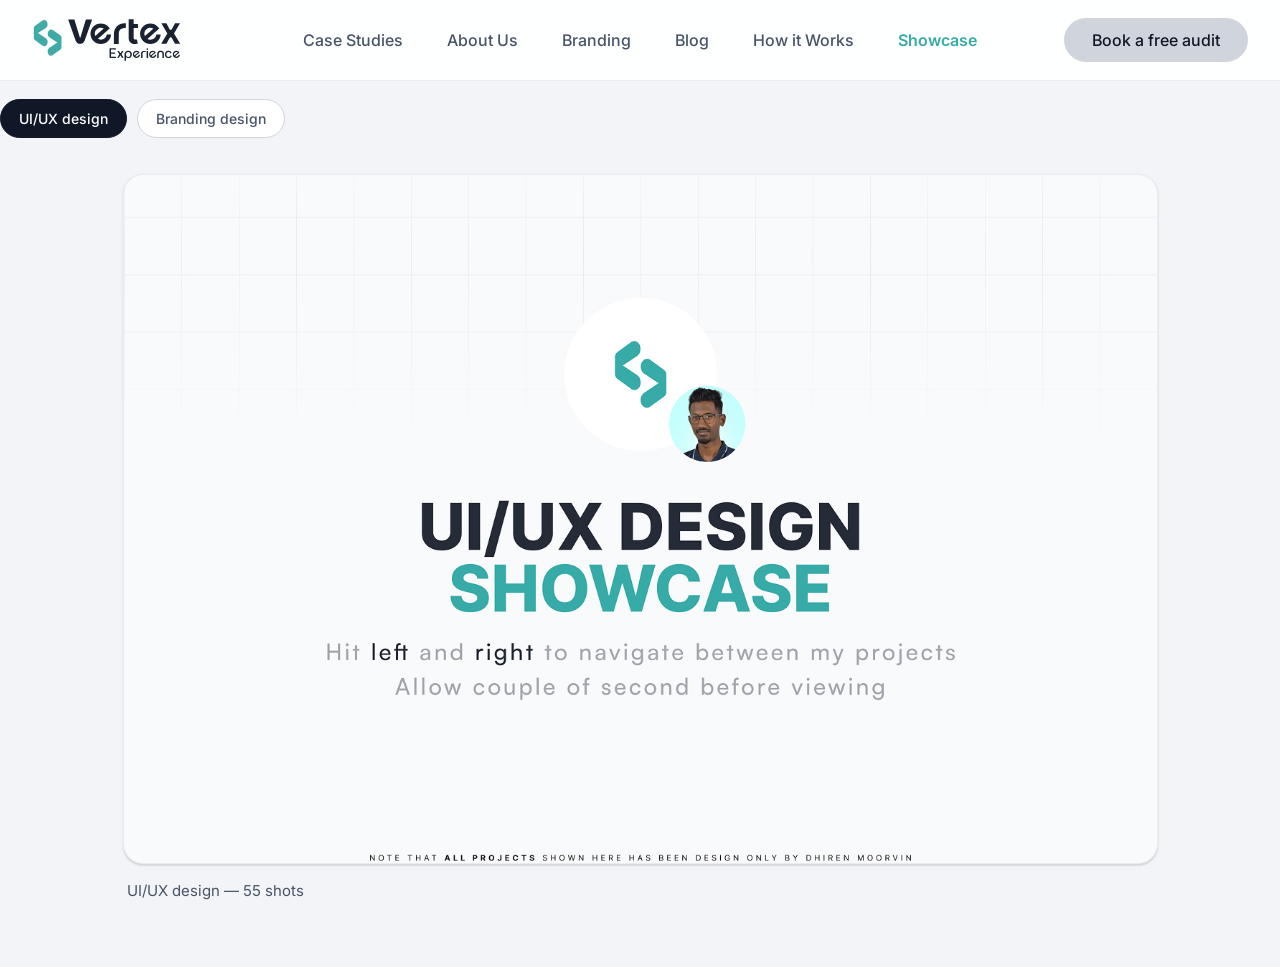
<file: showcase/index.html>
<!DOCTYPE html>
<html lang="en">
<head>
  <meta charset="utf-8">
  <meta name="viewport" content="width=device-width, initial-scale=1">
  <title>Showcase | Vertex Experience</title>
  <script>/* Relative asset paths need a trailing slash on the folder URL. */
    if (!/(\/|\.html)$/.test(location.pathname)) location.replace(location.pathname + "/" + location.search);
  </script>
  <meta name="description" content="Explore the Vertex Experience portfolio — UI/UX, web design, mobile apps and branding projects.">
  <link rel="preconnect" href="https://fonts.googleapis.com">
  <link rel="preconnect" href="https://fonts.gstatic.com" crossorigin>
  <link href="https://fonts.googleapis.com/css2?family=Inter:wght@400;500;600;700;800&display=swap" rel="stylesheet">
  <link rel="stylesheet" href="css/showcase.css">
</head>
<body>

  <header class="topbar" id="topbar">
    <div class="container topbar-inner">
      <a class="logo" href="https://www.vertexexperience.com/" aria-label="Vertex Experience Homepage">
        <img src="images/logo.svg" alt="Vertex Experience">
      </a>
      <nav class="nav-menu-wrap" aria-label="Main navigation">
        <div class="nav-menu-clip">
          <ul class="nav-menu" role="list">
            <li><a class="nav-link" href="https://www.vertexexperience.com/#case-studies">Case Studies</a></li>
            <li><a class="nav-link" href="https://www.vertexexperience.com/#about">About Us</a></li>
            <li><a class="nav-link" href="https://www.vertexexperience.com/branding">Branding</a></li>
            <li><a class="nav-link" href="https://www.vertexexperience.com/blog">Blog</a></li>
            <li><a class="nav-link" href="https://www.vertexexperience.com/#process">How it Works</a></li>
            <li><a class="nav-link is-current" href="./" aria-current="page">Showcase</a></li>
          </ul>
        </div>
      </nav>
      <div class="topbar-actions">
        <a class="btn-cta is-secondary" href="https://www.vertexexperience.com/free-audit"><span>Book a free audit</span></a>
        <button class="nav-toggle" type="button" aria-label="Menu" aria-expanded="false">
          <svg class="icon-open" viewBox="0 0 24 24" fill="none" stroke="currentColor" stroke-width="2" stroke-linecap="round"><path d="M4 8h16M4 16h16"/></svg>
          <svg class="icon-close" viewBox="0 0 24 24" fill="none" stroke="currentColor" stroke-width="2" stroke-linecap="round"><path d="M6 6l12 12M18 6L6 18"/></svg>
        </button>
      </div>
    </div>
  </header>

  <nav class="container filters" id="filters" aria-label="Choose a category">
    <button class="chip is-active" data-filter="UI/UX design">UI/UX design</button>
    <button class="chip" data-filter="Branding design">Branding design</button>
  </nav>

  <main class="container">
    <section class="cover" id="cover">
      <button class="cover-stage" id="cover-stage" aria-label="Browse projects">
        <img id="cover-img" alt="">
        <span class="cover-hint"><span>Browse projects</span></span>
      </button>
      <p class="cover-caption" id="cover-caption"></p>
    </section>
    <section class="shot-grid brand-grid" id="brand-grid" hidden></section>
  </main>

  <script src="js/grid.js"></script>
  <script>
    (function () {
      const topbar = document.getElementById("topbar");
      const toggle = topbar.querySelector(".nav-toggle");
      toggle.addEventListener("click", function () {
        const open = topbar.classList.toggle("nav-open");
        toggle.setAttribute("aria-expanded", open ? "true" : "false");
      });
    })();
  </script>
</body>
</html>
</file>
<file: showcase/css/showcase.css>
/* ============================================================
   Vertex Experience — Showcase
   Design language matched to vertexexperience.com:
   - Headings: Albert Sans (self-hosted, same file as main site)
   - Body: Inter
   - Brand accent #38aba7, primary #101828, body text #475467
   - Pill CTAs with the site's circular fill hover animation
   ============================================================ */

@font-face {
  font-family: Albertsans;
  src: url("../fonts/subset-AlbertSans-VariableFont_wght.woff2") format("woff2");
  font-weight: 100 900;
  font-style: normal;
  font-display: swap;
}

:root {
  /* Brand (from the main site's CSS variables) */
  --brand-accent: #38aba7;
  --brand-accent-light: #38aba733;
  --brand-accent-light-2: #d1f0ef;
  --brand-primary: #101828;

  /* Neutrals (main site gray scale) */
  --gray-50: #f9fafb;
  --gray-200: #eaecf0;
  --gray-300: #d0d5dd;
  --gray-500: #667085;
  --gray-600: #475467;
  --gray-700: #344054;

  --text-body: var(--gray-600);
  --text-heading: var(--brand-primary);
  --success: #12b76a;

  --headings: Albertsans, Georgia, sans-serif;
  --body: Inter, Arial, sans-serif;
  --ls-headings: -0.02em;
}

* { box-sizing: border-box; }

/* Ensure the [hidden] attribute always wins over display:flex/grid
   set on .cover and .brand-grid (used to toggle the two V2 modes). */
[hidden] { display: none !important; }

html { -webkit-text-size-adjust: 100%; }

body {
  margin: 0;
  font-family: var(--body);
  font-size: 1rem;
  line-height: 1.5;
  color: var(--text-body);
  background: #f2f4f7;
  -webkit-font-smoothing: antialiased;
  -moz-osx-font-smoothing: grayscale;
  text-rendering: optimizeLegibility;
}

h1, h2, h3 {
  font-family: var(--headings);
  color: var(--text-heading);
  letter-spacing: var(--ls-headings);
}

img { display: block; max-width: 100%; }

a { color: inherit; text-decoration: none; }

button { font-family: inherit; cursor: pointer; }

.container {
  max-width: 1360px;
  margin: 0 auto;
  padding: 0 32px;
}

/* ---------- CTA button (main site .button_component clone) ---------- */

.btn-cta {
  display: inline-flex;
  justify-content: center;
  align-items: center;
  position: relative;
  overflow: hidden;
  background-color: var(--brand-accent);
  color: var(--brand-primary);
  font-weight: 500;
  font-size: 1rem;
  line-height: 1;
  text-align: center;
  border: 0;
  border-radius: 100vh;
  padding: 0.875rem 1.75rem;
  transition: color 0.6s;
  white-space: nowrap;
}

.btn-cta span { position: relative; z-index: 1; }

/* The circular fill that grows from the bottom on hover */
.btn-cta::before {
  content: "";
  position: absolute;
  left: 50%;
  bottom: 0;
  aspect-ratio: 1;
  width: 115%;
  border-radius: 100vh;
  background-color: var(--brand-primary);
  pointer-events: none;
  transform: translateX(-50%) scale(0);
  transform-origin: 50% 100%;
  transition: transform 0.6s cubic-bezier(0.47, 0, 0.23, 1.38);
}

.btn-cta:hover { color: #fff; }

.btn-cta:hover::before { transform: translateX(-50%) scale(1); }

/* ---------- Top bar ---------- */

.topbar {
  position: sticky;
  top: 0;
  z-index: 100;
  background: rgba(255, 255, 255, 0.92);
  -webkit-backdrop-filter: blur(10px);
  backdrop-filter: blur(10px);
  border-bottom: 1px solid var(--gray-200);
}

.topbar-inner {
  display: flex;
  align-items: center;
  gap: 24px;
  padding-top: 16px;
  padding-bottom: 16px;
}

.logo {
  display: inline-flex;
  align-items: center;
  flex: none;
}

.logo img {
  height: 32px;
  width: auto;
  display: block;
}

.searchbar {
  flex: 1;
  display: flex;
  align-items: center;
  gap: 10px;
  max-width: 620px;
  margin: 0 auto;
  background: #fff;
  border: 1px solid var(--gray-300);
  border-radius: 100vh;
  padding: 0 20px;
  height: 48px;
  color: var(--gray-500);
  transition: border-color 0.2s ease, box-shadow 0.2s ease;
}

.searchbar:focus-within {
  border-color: var(--brand-accent);
  box-shadow: 0 0 0 3px var(--brand-accent-light);
}

.searchbar svg { width: 18px; height: 18px; flex: none; }

.searchbar input {
  flex: 1;
  min-width: 0;
  border: 0;
  background: transparent;
  font: inherit;
  font-size: 16px; /* ≥16px prevents iOS Safari from zooming on focus */
  color: var(--brand-primary);
  outline: none;
}

.searchbar input::placeholder { color: var(--gray-500); }

.topbar-actions { display: flex; align-items: center; gap: 20px; }

.back-link {
  font-size: 15px;
  font-weight: 500;
  color: var(--gray-600);
  white-space: nowrap;
  transition: color 0.15s ease;
}

.back-link:hover { color: var(--brand-primary); }

/* ---------- Filter chips ---------- */

.filters {
  display: flex;
  gap: 10px;
  padding: 18px 0 8px;
  overflow-x: auto;
  scrollbar-width: none;
}

.filters::-webkit-scrollbar { display: none; }

.chip {
  flex: none;
  background: #fff;
  border: 1px solid var(--gray-300);
  border-radius: 100vh;
  padding: 10px 18px;
  font-size: 14px;
  font-weight: 500;
  color: var(--gray-600);
  transition: background 0.15s ease, color 0.15s ease, border-color 0.15s ease;
}

.chip:hover {
  background: var(--brand-accent-light-2);
  border-color: var(--brand-accent);
  color: var(--brand-primary);
}

.chip.is-active {
  background: var(--brand-primary);
  border-color: var(--brand-primary);
  color: #fff;
}

/* ---------- Shot grid ---------- */

.shot-grid {
  display: grid;
  grid-template-columns: repeat(3, 1fr);
  gap: 44px 32px;
  padding: 28px 0 80px;
}

/* Hover matches the main site's card pattern:
   image zooms to 1.125 over .4s, card lifts with a layered shadow (.2s). */
.shot-thumb {
  position: relative;
  display: block;
  width: 100%;
  padding: 0;
  border-radius: 16px;
  overflow: hidden;
  aspect-ratio: 4 / 3;
  background: var(--gray-200);
  border: 1px solid var(--gray-200);
  box-shadow: 0 1px 3px #1018281a, 0 2px 1px #1018280f;
  transition: box-shadow 0.2s;
  cursor: pointer;
}

.shot-thumb:hover,
.shot-thumb:focus-visible {
  box-shadow: 0 20px 24px -4px #0a0d1214, 0 8px 8px -4px #0a0d1208, 0 3px 3px -1.5px #0a0d120a;
}

.shot-thumb img {
  width: 100%;
  height: 100%;
  object-fit: cover;
  transition: transform 0.4s;
}

.shot-thumb:hover img,
.shot-thumb:focus-visible img { transform: scale(1.05); }

/* Card title below the thumbnail */
.shot-card-titlelink { display: block; margin-top: 14px; }

.shot-card-title {
  font-size: 17px;
  font-weight: 600;
  line-height: 1.4;
  margin: 0;
  transition: color 0.15s ease;
}

.shot-card-titlelink:hover .shot-card-title { color: var(--brand-accent); }

/* ---------- Empty state ---------- */

.empty-state {
  grid-column: 1 / -1;
  text-align: center;
  color: var(--gray-500);
  padding: 80px 0;
  font-size: 15px;
}

/* ---------- Shot detail page ---------- */

.shot-page {
  max-width: 1024px;
  margin: 0 auto;
  padding: 24px 32px 80px;
}

.shot-title {
  font-size: clamp(1.625rem, 1.1rem + 2.2vw, 2.375rem);
  font-weight: 700;
  line-height: 1.15;
  margin: 24px 0 20px;
}

.shot-header {
  display: flex;
  align-items: center;
  justify-content: space-between;
  gap: 20px;
  flex-wrap: wrap;
  margin-bottom: 36px;
}

.shot-header-author {
  display: flex;
  align-items: center;
  gap: 14px;
  min-width: 0;
}

.shot-header-info { min-width: 0; }

.shot-header-name {
  font-size: 15px;
  font-weight: 600;
  color: var(--brand-primary);
}

.shot-header-name .for { color: var(--gray-500); font-weight: 400; }

.shot-header-sub {
  display: flex;
  align-items: center;
  gap: 10px;
  font-size: 13px;
  margin-top: 3px;
}

.available {
  display: inline-flex;
  align-items: center;
  gap: 6px;
  color: var(--success);
}

.available::before {
  content: "";
  width: 7px;
  height: 7px;
  border-radius: 50%;
  background: var(--success);
}

.shot-header-actions { display: flex; align-items: center; gap: 10px; }

.avatar { border-radius: 50%; object-fit: cover; }
.avatar-sm { width: 24px; height: 24px; }
.avatar-md { width: 48px; height: 48px; }
.avatar-lg { width: 72px; height: 72px; }

/* Project sections — continuous scroll of all projects */

.shot-section { margin-bottom: 96px; }

.shot-section h2.shot-title {
  font-size: clamp(1.25rem, 1rem + 1.3vw, 1.75rem);
  margin-top: 0;
}

/* Media stack */

.shot-media {
  display: flex;
  flex-direction: column;
  gap: 32px;
}

.shot-media img {
  width: 100%;
  border-radius: 16px;
  background: var(--gray-200);
  border: 1px solid var(--gray-200);
}

/* Footer author block */

.author-block {
  text-align: center;
  margin: 72px 0 24px;
}

.author-block-divider {
  display: flex;
  align-items: center;
  gap: 24px;
  margin-bottom: 24px;
}

.author-block-divider::before,
.author-block-divider::after {
  content: "";
  flex: 1;
  height: 1px;
  background: var(--gray-200);
}

.author-block-name {
  font-family: var(--headings);
  color: var(--text-heading);
  letter-spacing: var(--ls-headings);
  font-size: 1.375rem;
  font-weight: 700;
  margin: 16px 0 6px;
}

.author-block-tagline {
  font-size: 15px;
  color: var(--gray-600);
  margin: 0 0 24px;
}

/* ---------- Cover stage (V2 first screen) ---------- */

/* --stage-w sizes the cover so the whole first screen fits in the
   viewport on desktop: never wider than the container, never taller
   than the space left under the top bar + chips + caption. */
.cover {
  /* 1.725 = the 3:2 aspect (1.5) × 1.15 — cover shown 15% bigger. */
  --stage-w: min(100%, calc((100vh - 300px) * 1.725));
  max-width: 1100px;
  margin: 0 auto;
  padding: 28px 0 64px;
  display: flex;
  flex-direction: column;
  align-items: center;
}

.cover-stage,
.cover-caption {
  width: var(--stage-w);
}

.cover-stage {
  position: relative;
  display: block;
  padding: 0;
  border: 1px solid var(--gray-200);
  border-radius: 20px;
  overflow: hidden;
  aspect-ratio: 3 / 2;
  background: var(--gray-200);
  cursor: pointer;
  box-shadow: 0 1px 3px #1018281a, 0 2px 1px #1018280f;
  transition: box-shadow 0.2s;
}

.cover-stage:hover,
.cover-stage:focus-visible {
  box-shadow: 0 20px 24px -4px #0a0d1214, 0 8px 8px -4px #0a0d1208, 0 3px 3px -1.5px #0a0d120a;
}

.cover-stage img {
  width: 100%;
  height: 100%;
  object-fit: cover;
  transition: transform 0.4s;
}

.cover-stage:hover img,
.cover-stage:focus-visible img { transform: scale(1.05); }

/* "Browse projects" pill that appears over the cover on hover */
.cover-hint {
  position: absolute;
  left: 50%;
  bottom: 28px;
  transform: translateX(-50%) translateY(8px);
  background: rgba(16, 24, 40, 0.82);
  color: #fff;
  font-size: 15px;
  font-weight: 500;
  border-radius: 100vh;
  padding: 12px 22px;
  opacity: 0;
  transition: opacity 0.25s ease, transform 0.25s ease;
  pointer-events: none;
  white-space: nowrap;
}

.cover-stage:hover .cover-hint,
.cover-stage:focus-visible .cover-hint {
  opacity: 1;
  transform: translateX(-50%) translateY(0);
}

.cover-caption {
  margin: 16px 0 0;
  padding: 0 4px;
  font-size: 15px;
  color: var(--gray-600);
}

/* Touch devices have no hover — keep the hint pill always visible. */
@media (hover: none) {
  .cover-hint {
    opacity: 1;
    transform: translateX(-50%);
  }
}

@media (max-width: 640px) {
  .cover { padding: 20px 0 48px; }
  .cover-stage { border-radius: 12px; }
  /* On small screens there's no hover affordance, so keep the
     "Browse projects" pill always visible (covers hover-capable
     small screens too, not just touch devices). */
  .cover-hint {
    opacity: 1;
    transform: translateX(-50%);
    bottom: 16px;
    font-size: 13px;
    padding: 10px 16px;
  }
  .cover-caption { font-size: 13px; }
}

/* Short viewports (landscape phones, small laptop windows):
   tighter chrome so the cover still gets useful height. */
@media (max-height: 560px) {
  .cover {
    --stage-w: min(100%, calc((100vh - 180px) * 1.725));
    padding: 12px 0 24px;
  }
  .topbar-inner { padding-top: 10px; padding-bottom: 10px; }
  .filters { padding: 10px 0 4px; }
  .cover-caption { margin-top: 10px; font-size: 13px; }
}

/* ---------- Lightbox (V2) ---------- */

body.lightbox-open { overflow: hidden; }

/* The topbar's backdrop blur can composite above fixed overlays in some
   browsers; it's covered by the lightbox anyway, so switch it off. */
body.lightbox-open .topbar {
  -webkit-backdrop-filter: none;
  backdrop-filter: none;
  z-index: 0;
}

.lightbox {
  position: fixed;
  inset: 0;
  z-index: 200;
  display: grid;
  grid-template-columns: auto 1fr auto;
  align-items: center;
  gap: 8px;
  padding: 24px;
  background: rgba(16, 24, 40, 0.94);
}

.lightbox[hidden] { display: none; }

.lightbox-stage {
  display: flex;
  align-items: center;
  justify-content: center;
  margin: 0;
  min-width: 0;
  height: 100%;
}

.lightbox-img {
  max-width: 100%;
  max-height: calc(100vh - 140px);
  border-radius: 34px;
  box-shadow: 0 24px 48px -12px rgba(0, 0, 0, 0.55);
}

.lightbox-btn {
  display: inline-flex;
  align-items: center;
  justify-content: center;
  width: 48px;
  height: 48px;
  flex: none;
  border: 0;
  border-radius: 50%;
  background: rgba(255, 255, 255, 0.1);
  color: #fff;
  transition: background 0.15s ease, color 0.15s ease;
}

.lightbox-btn svg { width: 22px; height: 22px; }

.lightbox-btn:hover {
  background: #fff;
  color: var(--brand-primary);
}

.lightbox-close {
  position: absolute;
  top: 20px;
  right: 20px;
}

.lightbox-caption {
  position: absolute;
  left: 50%;
  bottom: 20px;
  transform: translateX(-50%);
  display: flex;
  align-items: center;
  gap: 14px;
  max-width: min(90vw, 720px);
  color: #fff;
  font-size: 15px;
  white-space: nowrap;
}

.lightbox-title {
  overflow: hidden;
  text-overflow: ellipsis;
  font-weight: 600;
}

.lightbox-count {
  color: rgba(255, 255, 255, 0.6);
  font-variant-numeric: tabular-nums;
  flex: none;
}

@media (max-width: 640px) {
  .lightbox {
    padding: 12px;
    gap: 4px;
    grid-template-columns: 1fr;
  }
  /* Arrows overlay the image on small screens to give it full width. */
  .lightbox-prev, .lightbox-next {
    position: absolute;
    top: 50%;
    transform: translateY(-50%);
    z-index: 1;
    width: 42px;
    height: 42px;
    background: rgba(16, 24, 40, 0.55);
  }
  .lightbox-prev { left: 12px; }
  .lightbox-next { right: 12px; }
  .lightbox-img { max-height: calc(100vh - 120px); border-radius: 34px; }
  .lightbox-caption { font-size: 13px; max-width: 86vw; }
}

/* Landscape phones: shrink chrome so the artwork gets the height. */
@media (max-height: 560px) {
  .lightbox { padding: 10px; }
  .lightbox-img { max-height: calc(100vh - 76px); }
  .lightbox-close { top: 10px; right: 10px; width: 40px; height: 40px; }
  .lightbox-caption { bottom: 8px; font-size: 13px; }
}

/* ---------- Responsive ----------
   Breakpoints:
   ≤1100  tighter grid gaps (small laptop)
   ≤1000  2-column grid (tablet landscape)
   ≤900   top bar wraps: search becomes its own full-width row
   ≤768   tablet portrait paddings
   ≤640   1-column grid, compact type & buttons (mobile)
   ≤400   extra-compact top bar (small phones)          */

@media (max-width: 1100px) {
  .shot-grid { gap: 36px 24px; }
}

@media (max-width: 1000px) {
  .shot-grid { grid-template-columns: repeat(2, 1fr); }
}

@media (max-width: 900px) {
  .topbar-inner { flex-wrap: wrap; gap: 12px 16px; }
  .searchbar {
    order: 3;
    flex-basis: 100%;
    max-width: none;
    height: 44px;
    margin: 0;
  }
  .topbar-actions { margin-left: auto; }
}

@media (max-width: 768px) {
  .container { padding: 0 24px; }
  .shot-page { padding: 20px 24px 64px; }
  .shot-grid { gap: 32px 20px; }
}

@media (max-width: 640px) {
  .container { padding: 0 20px; }
  .shot-page { padding: 16px 20px 56px; }
  .topbar-inner { padding-top: 12px; padding-bottom: 12px; }
  .logo img { height: 26px; }
  .btn-cta { padding: 0.75rem 1.25rem; font-size: 0.9375rem; }
  .back-link { font-size: 14px; }
  .chip { padding: 9px 14px; font-size: 13px; }
  .shot-grid { grid-template-columns: 1fr; gap: 32px; padding-bottom: 56px; }
  .shot-card-title { font-size: 16px; }
  .shot-card-titlelink { margin-top: 10px; }
  .shot-thumb { border-radius: 12px; }
  .shot-header { margin-bottom: 28px; }
  .shot-header-actions { width: 100%; }
  .shot-header-actions .btn-cta { flex: 1; }
  .avatar-md { width: 40px; height: 40px; }
  .avatar-lg { width: 56px; height: 56px; }
  .shot-media { gap: 20px; }
  .shot-media img { border-radius: 12px; }
  .shot-section { margin-bottom: 56px; }
  .author-block { margin: 48px 0 16px; }
  .empty-state { padding: 56px 0; }
}

@media (max-width: 400px) {
  .container { padding: 0 16px; }
  .shot-page { padding-left: 16px; padding-right: 16px; }
  .topbar-inner { gap: 10px 12px; }
  .topbar-actions { gap: 12px; }
  .logo img { height: 24px; }
  .btn-cta { padding: 0.625rem 1rem; font-size: 0.875rem; }
  /* The logo already links back (main site on the grid page,
     showcase on the shot page), so drop the text link. */
  .back-link { display: none; }
}

/* ---------- Site nav (V2 — mirrors vertexexperience.com) ----------
   Desktop: logo left, links centered, CTA right (site grid 1fr/2.25fr/1fr).
   Mobile (≤900px): burger toggles a white dropdown panel that expands
   with the site's 0fr→1fr spring, links enlarged. */

.topbar-inner {
  display: grid;
  grid-template-columns: minmax(0, 1fr) minmax(0, 2.25fr) minmax(0, 1fr);
  align-items: center;
  gap: 16px;
}

.logo img { width: 9.375rem; height: auto; }

.nav-menu-clip { overflow: visible; }

.nav-menu {
  display: flex;
  justify-content: center;
  align-items: center;
  list-style: none;
  margin: 0;
  padding: 0;
}

.nav-link {
  display: block;
  padding: 0.75rem 1.375rem;
  font-size: 1rem;
  font-weight: 500;
  color: var(--gray-600);
  transition: color 0.2s;
  white-space: nowrap;
}

.nav-link:hover { color: var(--brand-accent); }

.nav-link.is-current { color: var(--brand-accent); font-weight: 600; }

.topbar-actions { justify-self: end; }

/* Site's secondary button variant (the nav CTA) */
.btn-cta.is-secondary { background-color: var(--gray-300); }

.nav-toggle {
  display: none;
  width: 44px;
  height: 44px;
  border: 0;
  border-radius: 10px;
  background: transparent;
  color: var(--brand-primary);
  align-items: center;
  justify-content: center;
  flex: none;
}

.nav-toggle svg { width: 26px; height: 26px; }
.nav-toggle .icon-close { display: none; }
.topbar.nav-open .nav-toggle .icon-open { display: none; }
.topbar.nav-open .nav-toggle .icon-close { display: block; }

@media (max-width: 900px) {
  .topbar-inner {
    display: flex;
    justify-content: space-between;
    flex-wrap: nowrap;
    gap: 12px;
  }
  .logo img { width: 7rem; }
  .nav-toggle { display: inline-flex; }
  .nav-menu-wrap {
    position: absolute;
    top: 100%;
    left: 0;
    width: 100%;
    display: grid;
    grid-template-rows: 0fr;
    transition: grid-template-rows 0.6s cubic-bezier(0.47, 0, 0.23, 1.38);
  }
  .nav-menu-clip { overflow: hidden; min-height: 0; }
  .topbar.nav-open .nav-menu-wrap { grid-template-rows: 1fr; }
  .nav-menu {
    flex-direction: column;
    align-items: flex-start;
    background: #fff;
    border-radius: 0 0 1.25rem 1.25rem;
    padding: 8px 24px 28px;
    box-shadow: 0 20px 24px -4px #0a0d1214, 0 8px 8px -4px #0a0d1208;
  }
  .nav-menu li { width: 100%; }
  .nav-link { width: 100%; padding: 0.75rem 0; font-size: 1.25rem; }
}

@media (max-width: 400px) {
  .logo img { width: 6rem; }
  .btn-cta.is-secondary { padding: 0.625rem 0.875rem; font-size: 0.8125rem; }
}
</file>
